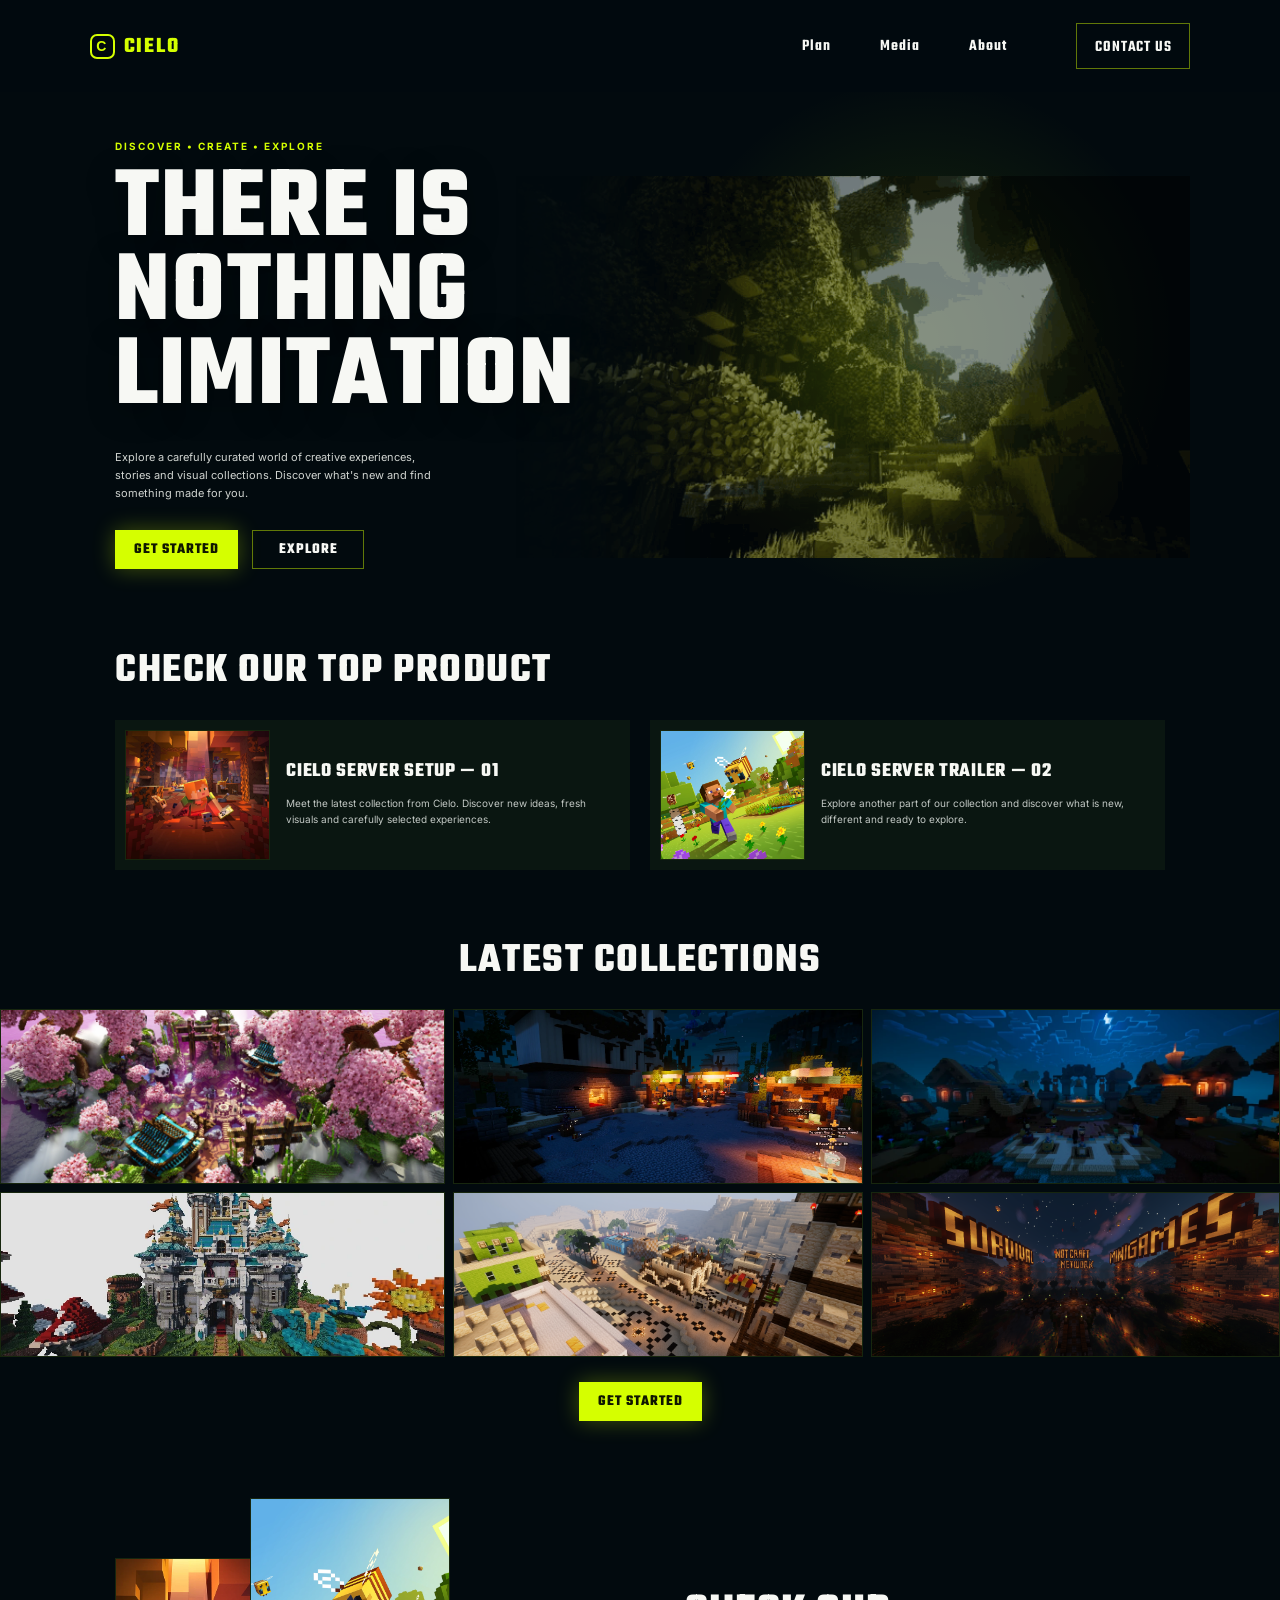
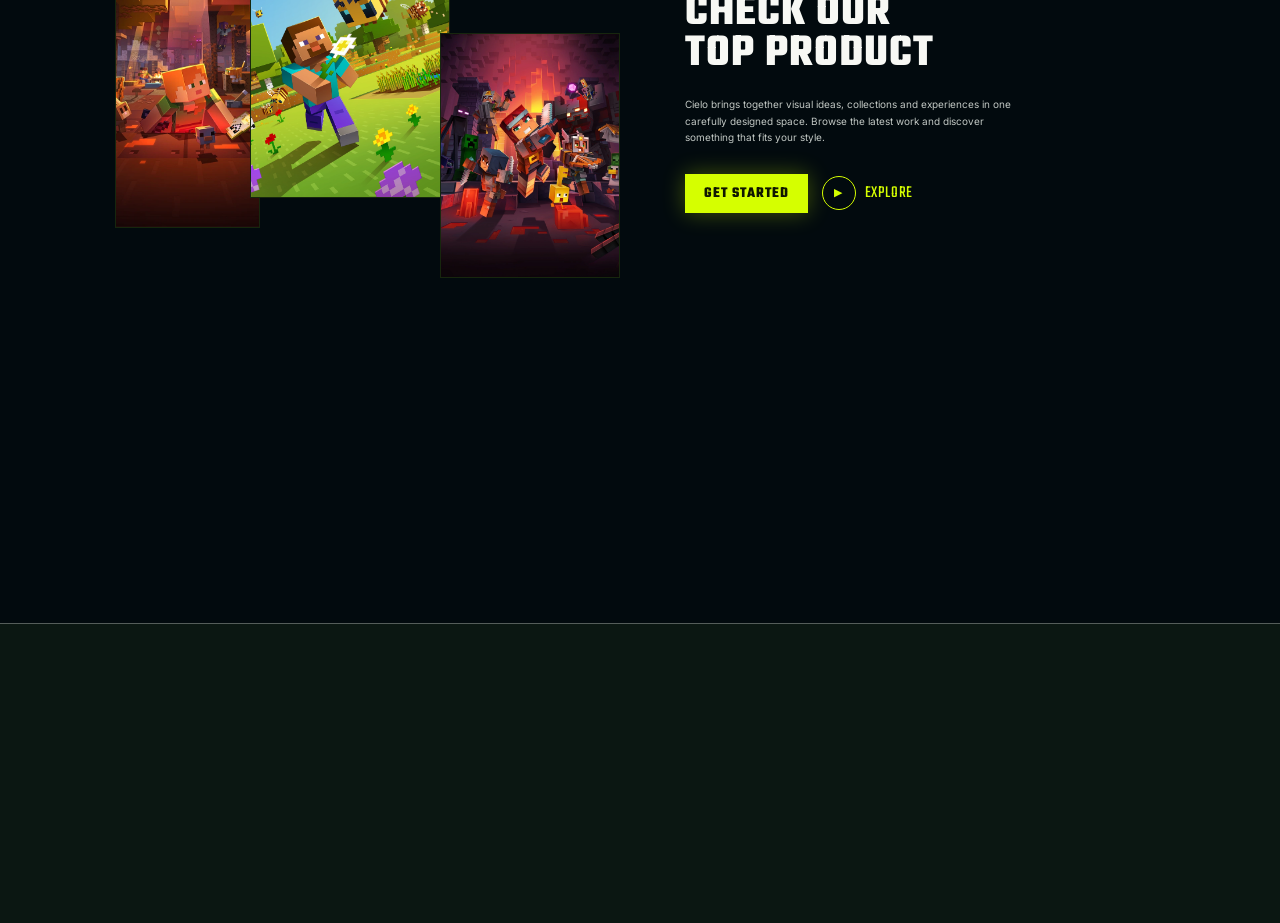
<file: index.html>
<!DOCTYPE html>
<html lang="en">
<head>
  <meta charset="UTF-8">
  <meta name="viewport" content="width=device-width, initial-scale=1.0">
  <title>Cielo — Home</title>
  <meta name="description" content="Cielo — discover, collect and explore.">
  <link rel="preconnect" href="https://fonts.googleapis.com">
  <link rel="preconnect" href="https://fonts.gstatic.com" crossorigin>
  <link href="https://fonts.googleapis.com/css2?family=Inter:wght@400;500;600;700&family=Teko:wght@500;600;700&display=swap" rel="stylesheet">
  <link rel="stylesheet" href="style.css">
</head>
<body>
  <div class="site-shell">

    <header class="header">
      <a class="brand" href="#home" aria-label="Cielo home">
        <span class="brand-mark">C</span>
        <span>CIELO</span>
      </a>

      <nav class="nav" aria-label="Main navigation">
        <a href="plan.html">Plan</a>
        <a href="media.html">Media</a>
        <a href="about.html">About</a>
      </nav>

      <a class="contact-btn" href="contact.html">CONTACT US</a>
    </header>

    <main id="home">

      <!--
        HERO GIF:
        Put your GIF at: assets/images/hero.gif
        Then change the src below if your filename is different.
        The GIF sits BEHIND the hero heading.
      -->
      <section class="hero section-pad">
        <div class="hero-gif">
          <img src="assets/images/hero.gif" alt="" onerror="this.style.display='none'">
        </div>

        <div class="hero-copy reveal">
          <p class="eyebrow">DISCOVER • CREATE • EXPLORE</p>
          <h1>THERE IS<br>NOTHING<br>LIMITATION</h1>
          <p class="hero-text">
            Explore a carefully curated world of creative experiences,
            stories and visual collections. Discover what's new and
            find something made for you.
          </p>
          <div class="buttons">
            <a class="btn btn-primary" href="plan.html">GET STARTED</a>
            <a class="btn btn-outline" href="media.html">EXPLORE</a>
          </div>
        </div>
      </section>

      <section class="products section-pad" id="plan">
        <div class="section-heading reveal">
          <h2>CHECK OUR TOP PRODUCT</h2>
        </div>

        <div class="product-track">
          <article class="product-card reveal">
            <div class="product-image image-slot">
              <img src="assets/images/product-01.webp" alt="Cielo collection 01">
            </div>
            <div class="product-copy">
              <h3>CIELO SERVER SETUP — 01</h3>
              <p>Meet the latest collection from Cielo. Discover new ideas, fresh visuals and carefully selected experiences.</p>
            </div>
          </article>

          <article class="product-card reveal reveal-delay">
            <div class="product-image image-slot">
              <img src="assets/images/product-02.webp" alt="Cielo collection 02">
            </div>
            <div class="product-copy">
              <h3>CIELO SERVER TRAILER — 02</h3>
              <p>Explore another part of our collection and discover what is new, different and ready to explore.</p>
            </div>
          </article>
        </div>
      </section>

      <section class="latest" id="media">
        <div class="section-heading centered reveal">
          <h2>LATEST COLLECTIONS</h2>
        </div>

        <div class="mosaic">
          <div class="mosaic-item image-slot reveal"><img src="assets/images/media-01.webp" alt="Cielo media 01"></div>
          <div class="mosaic-item image-slot reveal reveal-delay"><img src="assets/images/media-02.webp" alt="Cielo media 02"></div>
          <div class="mosaic-item image-slot reveal"><img src="assets/images/media-03.webp" alt="Cielo media 03"></div>
          <div class="mosaic-item image-slot reveal reveal-delay"><img src="assets/images/media-04.webp" alt="Cielo media 04"></div>
          <div class="mosaic-item image-slot reveal"><img src="assets/images/media-05.webp" alt="Cielo media 05"></div>
          <div class="mosaic-item image-slot reveal reveal-delay"><img src="assets/images/media-06.webp" alt="Cielo media 06"></div>
        </div>

        <div class="center-cta reveal">
          <a class="btn btn-primary" href="#about">GET STARTED</a>
        </div>
      </section>

      <section class="feature section-pad" id="about">
        <div class="feature-collage">
          <div class="feature-img tall image-slot reveal"><img src="assets/images/feature-01.webp" alt="Cielo feature 01"></div>
          <div class="feature-img small image-slot reveal reveal-delay"><img src="assets/images/feature-02.webp" alt="Cielo feature 02"></div>
          <div class="feature-img large image-slot reveal"><img src="assets/images/feature-03.webp" alt="Cielo feature 03"></div>
        </div>

        <div class="feature-copy reveal">
          <h2>CHECK OUR<br>TOP PRODUCT</h2>
          <p>
            Cielo brings together visual ideas, collections and experiences
            in one carefully designed space. Browse the latest work and
            discover something that fits your style.
          </p>
          <div class="feature-actions">
            <a class="btn btn-primary" href="plan.html">GET STARTED</a>
            <a class="play-link" href="media.html"><span class="play">▶</span> EXPLORE</a>
          </div>
        </div>
      </section>

      <section class="newsletter-wrap reveal">
        <div class="newsletter">
          <h2>GET QUICK UPDATE</h2>
          <p>Stay updated with the latest collections, stories and releases from Cielo.</p>
          <a class="subscribe-form community-link"
             href="https://discord.gg/BAYgHhfkym"
             target="_blank"
             rel="noopener noreferrer"
             aria-label="Join My Community Cielo">
            JOIN MY COMMUNITY CIELO
          </a>
        </div>
      </section>

    </main>

    <footer class="footer" id="contact">
      <div class="footer-content">
        <div class="footer-brand reveal">
          <a class="brand" href="#home"><span class="brand-mark">C</span><span>CIELO</span></a>
          <p>A modern Minecraft Studio Where you can build anything.</p>
          <div class="socials">
            <a href="https://www.youtube.com/@gtcraftstudioll" aria-label="Twitter">𝕏</a>
            <a href="https://www.youtube.com/@gtcraftstudioll" aria-label="Facebook">f</a>
            <a href="https://www.youtube.com/@gtcraftstudioll" aria-label="Instagram">◎</a>
            <a href="https://www.youtube.com/@gtcraftstudioll" aria-label="YouTube">▶</a>
          </div>
        </div>

        <div class="footer-column reveal">
          <h4>Company</h4>
          <a href="plan.html">Plan</a><a href="media.html">Media</a><a href="about.html">About</a><a href="contact.html">Contact</a>
        </div>
        <div class="footer-column reveal reveal-delay">
          <h4>Help</h4>
          <a href="contact.html">Customer Support</a><a href="contact.html">Delivery Details</a><a href="about.html">Terms & Conditions</a><a href="about.html">Privacy Policy</a>
        </div>
        <div class="footer-column reveal">
          <h4>Resources</h4>
          <a href="media.html">Free eBooks</a><a href="media.html">Images</a><a href="media.html">How-to / Blog</a><a href="https://www.youtube.com/@gtcraftstudioll">YouTube Playlist</a>
        </div>
      </div>
    </footer>

  </div>
  <script src="script.js"></script>
</body>
</html>
</file>
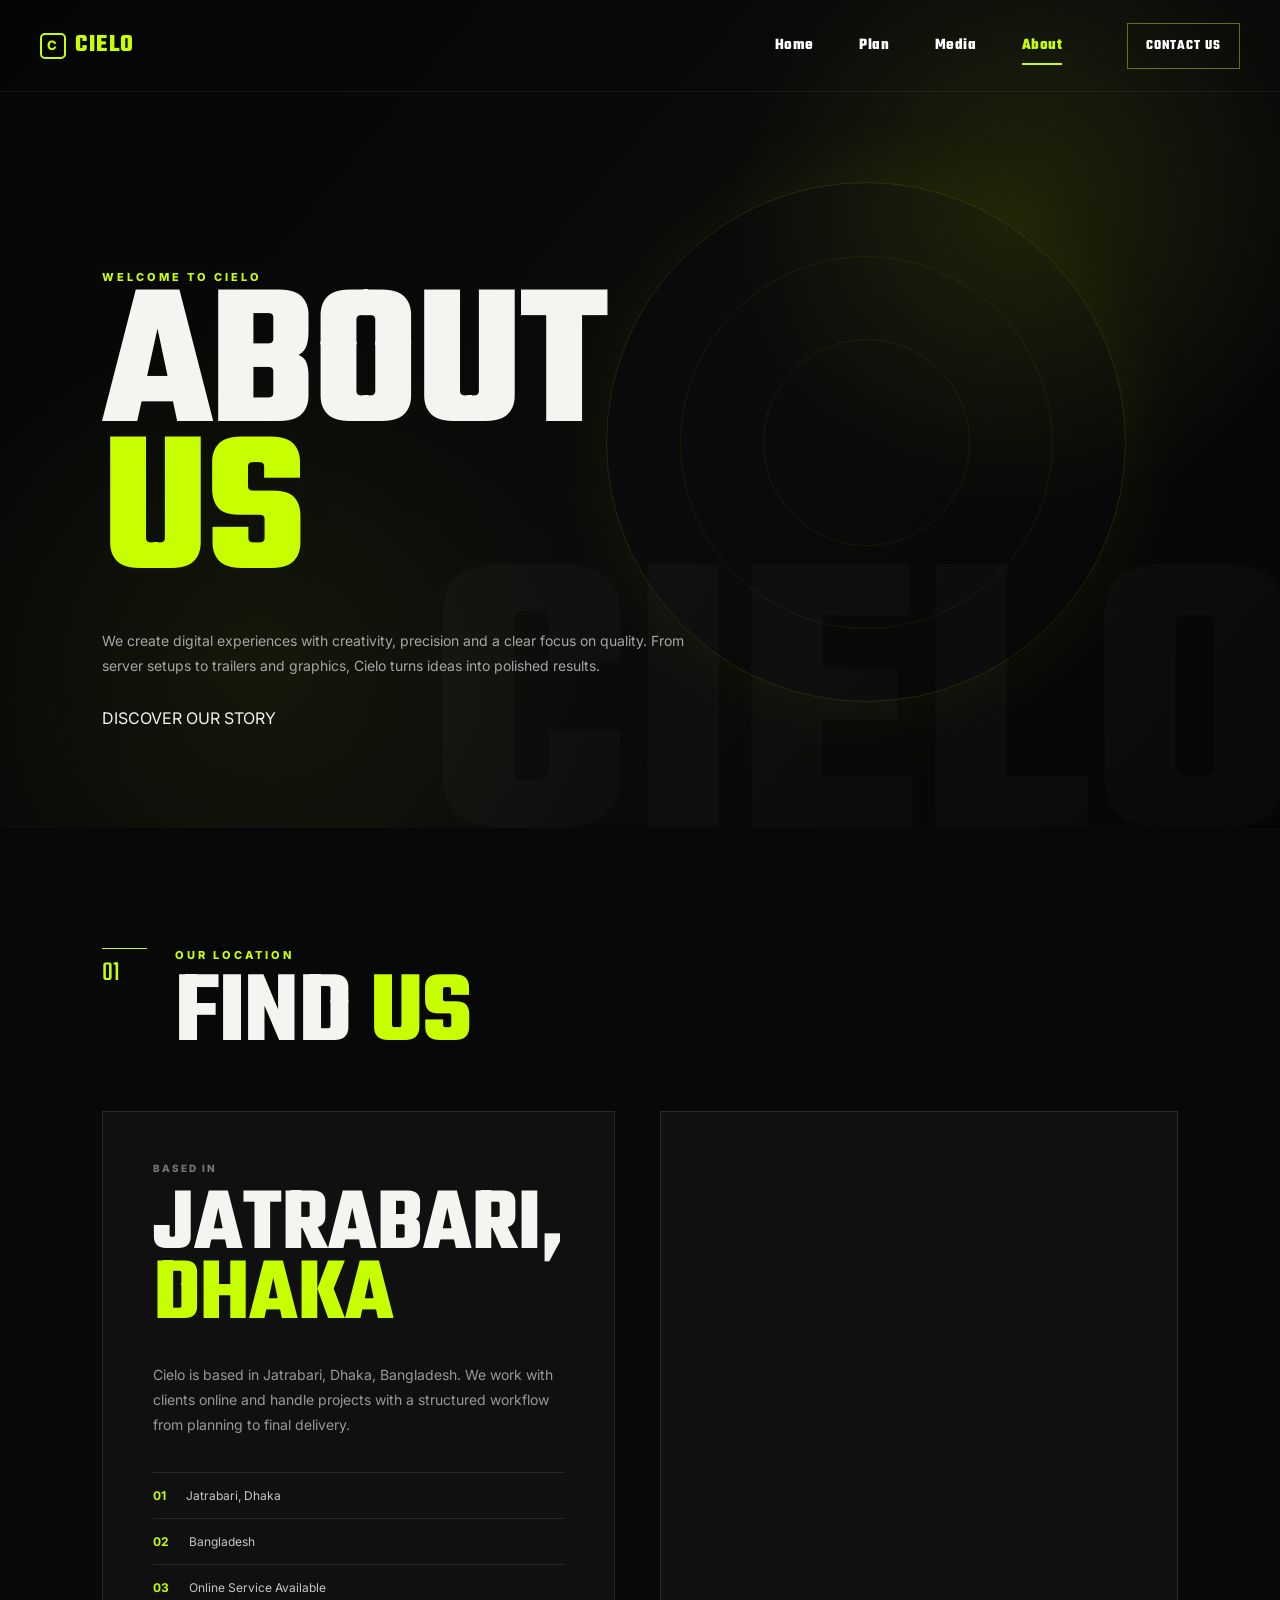
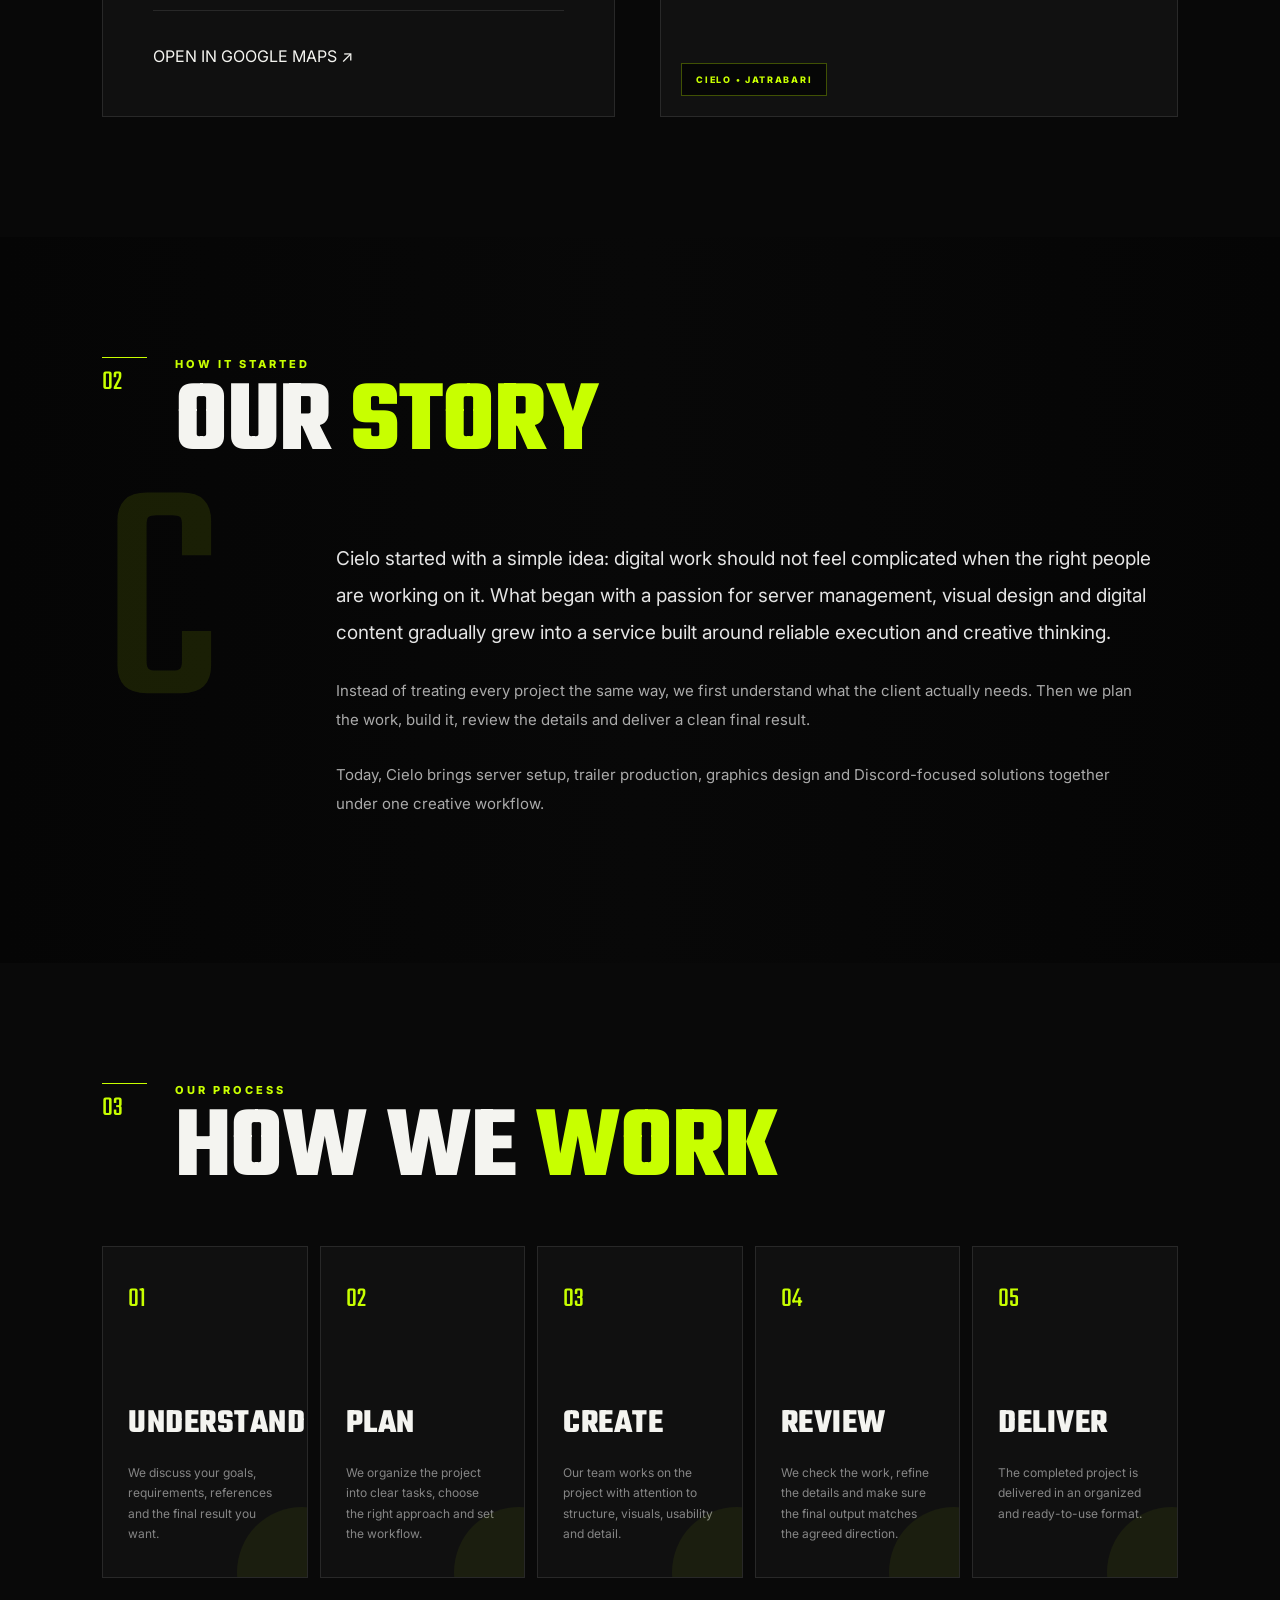
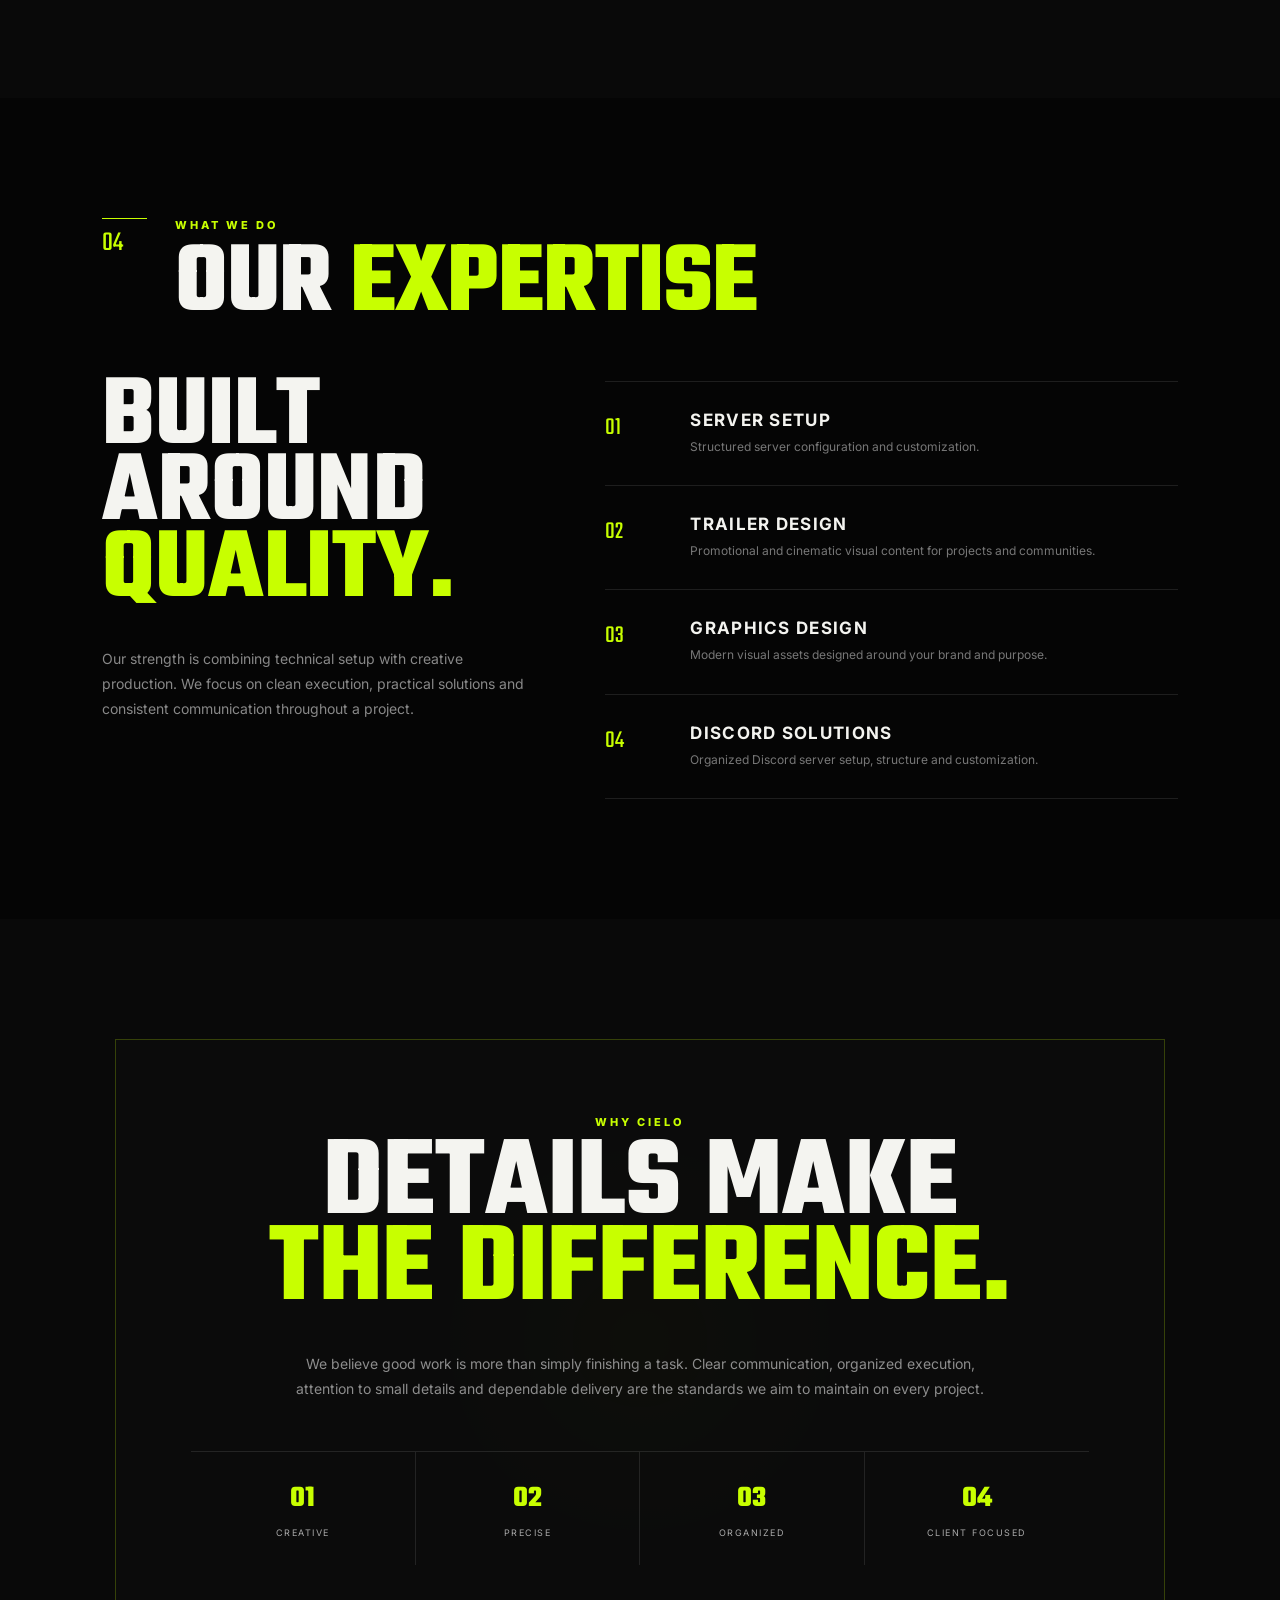
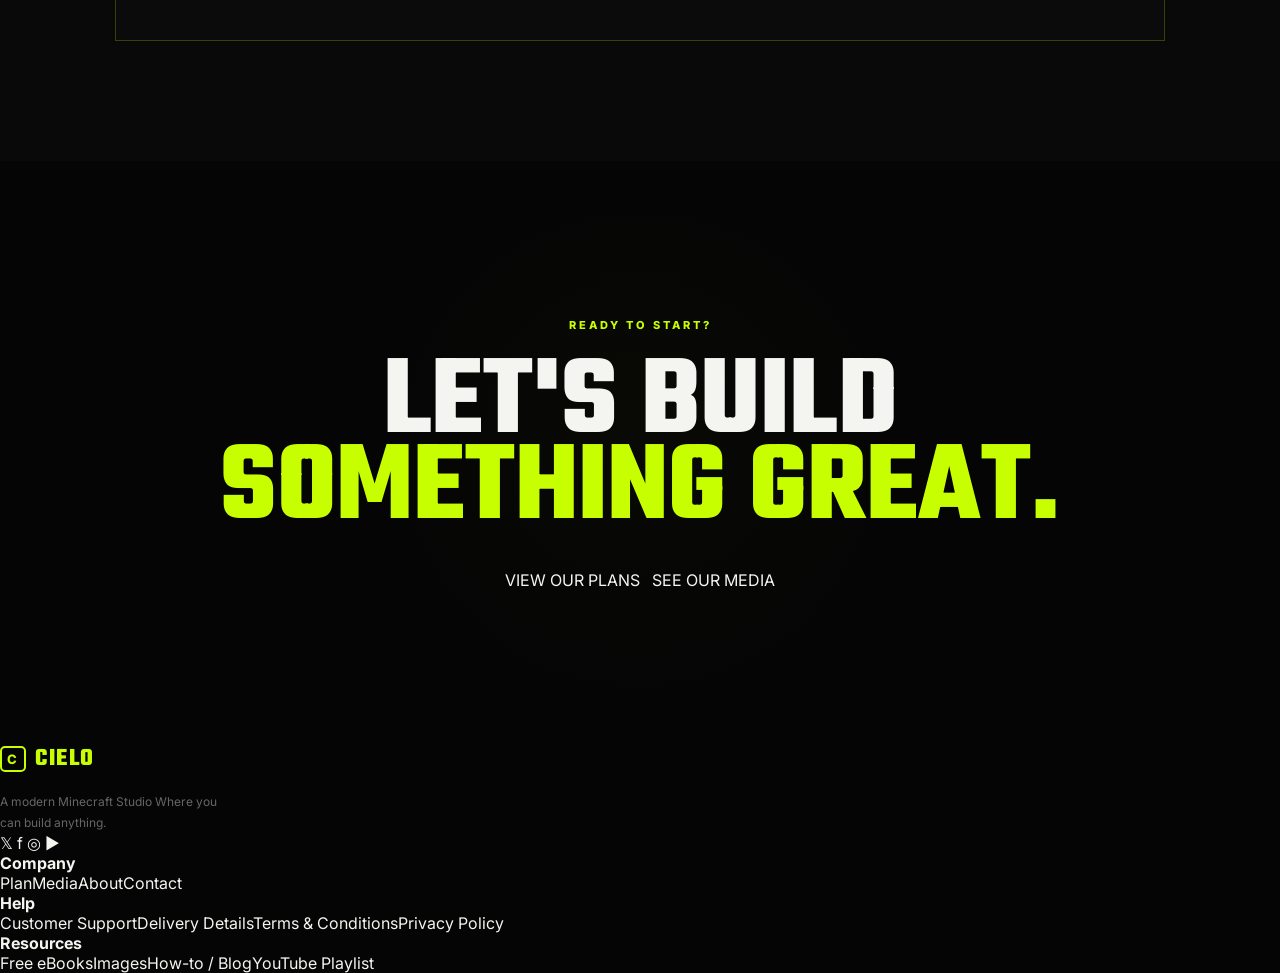
<file: about.html>
<!DOCTYPE html>
<html lang="en">
<head>
  <meta charset="UTF-8">
  <meta name="viewport" content="width=device-width, initial-scale=1.0">
  <title>Cielo — About Us</title>
  <link rel="preconnect" href="https://fonts.googleapis.com">
  <link rel="preconnect" href="https://fonts.gstatic.com" crossorigin>
  <link href="https://fonts.googleapis.com/css2?family=Inter:wght@400;500;600;700;800&family=Teko:wght@400;500;600;700&display=swap" rel="stylesheet">
  <link rel="stylesheet" href="about.css">
</head>
<body>

  <header class="site-header">
    <a href="index.html" class="brand">
      <span class="brand-mark">C</span>
      <span>CIELO</span>
    </a>

    <nav class="main-nav">
      <a href="index.html">Home</a>
      <a href="plan.html">Plan</a>
      <a href="media.html">Media</a>
      <a href="about.html" class="active">About</a>
    </nav>

    <a href="contact.html" class="contact-btn" target="_blank" rel="noopener">CONTACT US</a>
  </header>

  <main>

    <!-- HERO -->
    <section class="about-hero">
      <div class="hero-glow"></div>
      <div class="hero-content reveal">
        <p class="eyebrow">WELCOME TO CIELO</p>
        <h1>ABOUT<br><span>US</span></h1>
        <p class="hero-copy">
          We create digital experiences with creativity, precision and a clear focus
          on quality. From server setups to trailers and graphics, Cielo turns ideas
          into polished results.
        </p>
        <a href="#our-story" class="lime-btn">DISCOVER OUR STORY</a>
      </div>
    </section>

    <!-- LOCATION FIRST -->
    <section class="location-section" id="location">
      <div class="section-heading reveal">
        <span>01</span>
        <div>
          <p class="eyebrow">OUR LOCATION</p>
          <h2>FIND <em>US</em></h2>
        </div>
      </div>

      <div class="location-grid">
        <div class="location-info reveal">
          <p class="location-label">BASED IN</p>
          <h3>JATRABARI,<br><span>DHAKA</span></h3>
          <p>
            Cielo is based in Jatrabari, Dhaka, Bangladesh. We work with clients
            online and handle projects with a structured workflow from planning
            to final delivery.
          </p>

          <div class="location-points">
            <div><strong>01</strong><span>Jatrabari, Dhaka</span></div>
            <div><strong>02</strong><span>Bangladesh</span></div>
            <div><strong>03</strong><span>Online Service Available</span></div>
          </div>

          <a
            href="https://www.google.com/maps/search/?api=1&query=Jatrabari%2C%20Dhaka%2C%20Bangladesh"
            target="_blank"
            rel="noopener"
            class="outline-btn"
          >OPEN IN GOOGLE MAPS ↗</a>
        </div>

        <div class="map-wrap reveal">
          <iframe
            src="https://www.google.com/maps?q=Jatrabari%2C%20Dhaka%2C%20Bangladesh&output=embed"
            title="Cielo location — Jatrabari, Dhaka"
            loading="lazy"
            referrerpolicy="no-referrer-when-downgrade">
          </iframe>
          <div class="map-tag">CIELO • JATRABARI</div>
        </div>
      </div>
    </section>

    <!-- STORY -->
    <section class="story-section" id="our-story">
      <div class="section-heading reveal">
        <span>02</span>
        <div>
          <p class="eyebrow">HOW IT STARTED</p>
          <h2>OUR <em>STORY</em></h2>
        </div>
      </div>

      <div class="story-grid">
        <div class="story-number reveal">C</div>
        <div class="story-content reveal">
          <p>
            Cielo started with a simple idea: digital work should not feel
            complicated when the right people are working on it. What began with
            a passion for server management, visual design and digital content
            gradually grew into a service built around reliable execution and
            creative thinking.
          </p>
          <p>
            Instead of treating every project the same way, we first understand
            what the client actually needs. Then we plan the work, build it,
            review the details and deliver a clean final result.
          </p>
          <p>
            Today, Cielo brings server setup, trailer production, graphics design
            and Discord-focused solutions together under one creative workflow.
          </p>
        </div>
      </div>
    </section>

    <!-- HOW WE WORK -->
    <section class="workflow-section" id="how-we-work">
      <div class="section-heading reveal">
        <span>03</span>
        <div>
          <p class="eyebrow">OUR PROCESS</p>
          <h2>HOW WE <em>WORK</em></h2>
        </div>
      </div>

      <div class="process-grid">
        <article class="process-card reveal">
          <span>01</span>
          <h3>UNDERSTAND</h3>
          <p>We discuss your goals, requirements, references and the final result you want.</p>
        </article>
        <article class="process-card reveal">
          <span>02</span>
          <h3>PLAN</h3>
          <p>We organize the project into clear tasks, choose the right approach and set the workflow.</p>
        </article>
        <article class="process-card reveal">
          <span>03</span>
          <h3>CREATE</h3>
          <p>Our team works on the project with attention to structure, visuals, usability and detail.</p>
        </article>
        <article class="process-card reveal">
          <span>04</span>
          <h3>REVIEW</h3>
          <p>We check the work, refine the details and make sure the final output matches the agreed direction.</p>
        </article>
        <article class="process-card reveal">
          <span>05</span>
          <h3>DELIVER</h3>
          <p>The completed project is delivered in an organized and ready-to-use format.</p>
        </article>
      </div>
    </section>

    <!-- SKILLS -->
    <section class="skills-section" id="skills">
      <div class="section-heading reveal">
        <span>04</span>
        <div>
          <p class="eyebrow">WHAT WE DO</p>
          <h2>OUR <em>EXPERTISE</em></h2>
        </div>
      </div>

      <div class="skills-layout">
        <div class="skills-intro reveal">
          <h3>BUILT AROUND<br><span>QUALITY.</span></h3>
          <p>
            Our strength is combining technical setup with creative production.
            We focus on clean execution, practical solutions and consistent
            communication throughout a project.
          </p>
        </div>

        <div class="skill-list">
          <div class="skill reveal"><span>01</span><div><h4>SERVER SETUP</h4><p>Structured server configuration and customization.</p></div></div>
          <div class="skill reveal"><span>02</span><div><h4>TRAILER DESIGN</h4><p>Promotional and cinematic visual content for projects and communities.</p></div></div>
          <div class="skill reveal"><span>03</span><div><h4>GRAPHICS DESIGN</h4><p>Modern visual assets designed around your brand and purpose.</p></div></div>
          <div class="skill reveal"><span>04</span><div><h4>DISCORD SOLUTIONS</h4><p>Organized Discord server setup, structure and customization.</p></div></div>
        </div>
      </div>
    </section>

    <!-- QUALITY -->
    <section class="quality-section">
      <div class="quality-box reveal">
        <p class="eyebrow">WHY CIELO</p>
        <h2>DETAILS MAKE<br><span>THE DIFFERENCE.</span></h2>
        <p>
          We believe good work is more than simply finishing a task. Clear
          communication, organized execution, attention to small details and
          dependable delivery are the standards we aim to maintain on every project.
        </p>
        <div class="quality-stats">
          <div><strong>01</strong><span>CREATIVE</span></div>
          <div><strong>02</strong><span>PRECISE</span></div>
          <div><strong>03</strong><span>ORGANIZED</span></div>
          <div><strong>04</strong><span>CLIENT FOCUSED</span></div>
        </div>
      </div>
    </section>

    <!-- CTA -->
    <section class="cta-section" id="contact">
      <div class="reveal">
        <p class="eyebrow">READY TO START?</p>
        <h2>LET'S BUILD<br><span>SOMETHING GREAT.</span></h2>
        <div class="cta-actions">
          <a href="plan.html" class="lime-btn">VIEW OUR PLANS</a>
          <a href="media.html" class="outline-btn">SEE OUR MEDIA</a>
        </div>
      </div>
    </section>

  </main>

    <footer class="footer" id="contact">
      <div class="footer-content">
        <div class="footer-brand reveal">
          <a class="brand" href="#home"><span class="brand-mark">C</span><span>CIELO</span></a>
          <p>A modern Minecraft Studio Where you can build anything.</p>
          <div class="socials">
            <a href="https://www.youtube.com/@gtcraftstudioll" aria-label="Twitter">𝕏</a>
            <a href="https://www.youtube.com/@gtcraftstudioll" aria-label="Facebook">f</a>
            <a href="https://www.youtube.com/@gtcraftstudioll" aria-label="Instagram">◎</a>
            <a href="https://www.youtube.com/@gtcraftstudioll" aria-label="YouTube">▶</a>
          </div>
        </div>

        <div class="footer-column reveal">
          <h4>Company</h4>
          <a href="plan.html">Plan</a><a href="media.html">Media</a><a href="about.html">About</a><a href="contact.html">Contact</a>
        </div>
        <div class="footer-column reveal reveal-delay">
          <h4>Help</h4>
          <a href="contact.html">Customer Support</a><a href="contact.html">Delivery Details</a><a href="about.html">Terms & Conditions</a><a href="about.html">Privacy Policy</a>
        </div>
        <div class="footer-column reveal">
          <h4>Resources</h4>
          <a href="media.html">Free eBooks</a><a href="media.html">Images</a><a href="media.html">How-to / Blog</a><a href="https://www.youtube.com/@gtcraftstudioll">YouTube Playlist</a>
        </div>
      </div>
    </footer>

  <script>
    const revealItems = document.querySelectorAll('.reveal');

    const observer = new IntersectionObserver((entries) => {
      entries.forEach(entry => {
        if (entry.isIntersecting) {
          entry.target.classList.add('show');
          observer.unobserve(entry.target);
        }
      });
    }, { threshold: 0.12 });

    revealItems.forEach(item => observer.observe(item));
  </script>

</body>
</html>
</file>
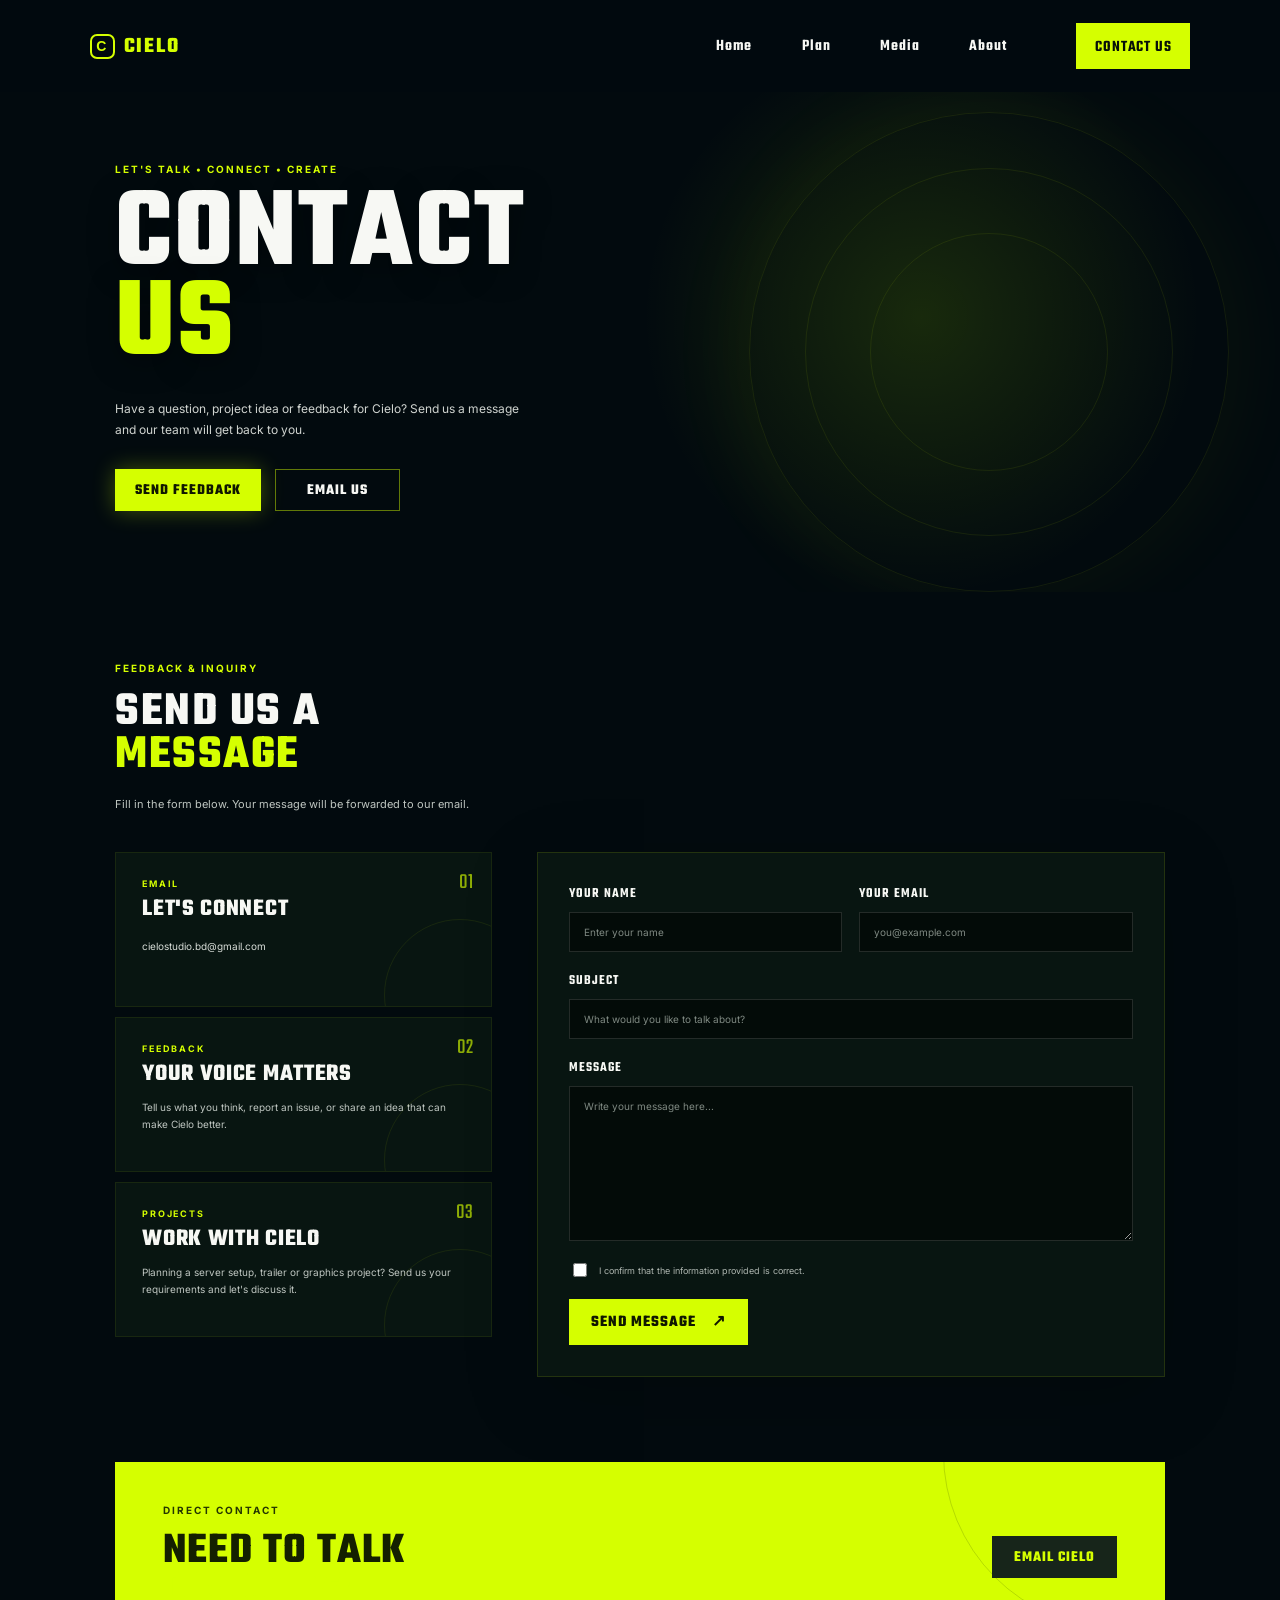
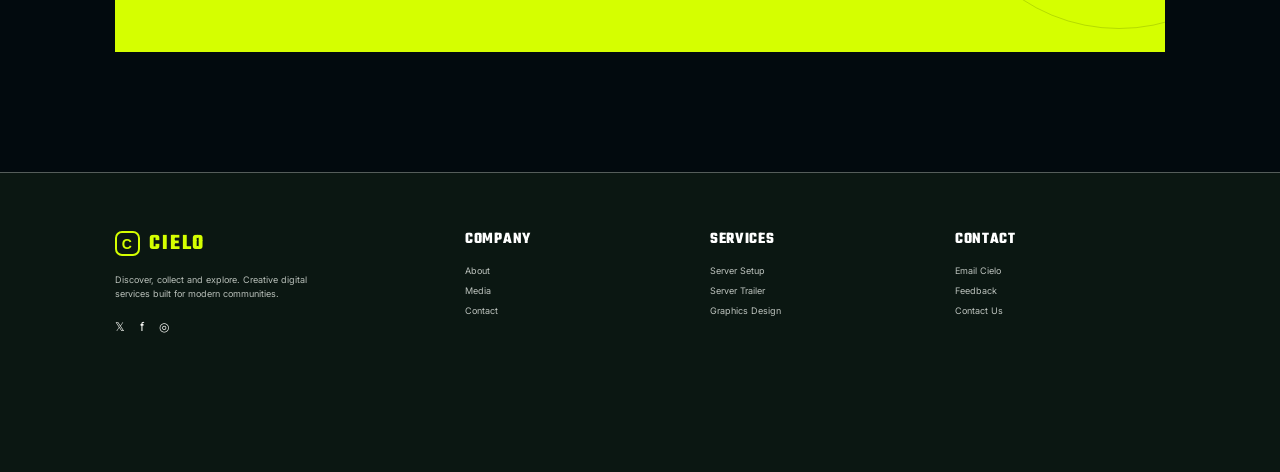
<file: contact.html>
<!DOCTYPE html>
<html lang="en">
<head>
  <meta charset="UTF-8">
  <meta name="viewport" content="width=device-width, initial-scale=1.0">
  <title>Cielo — Contact Us</title>
  <meta name="description" content="Contact Cielo Studio, send feedback, ask questions and discuss your next project.">
  <link rel="preconnect" href="https://fonts.googleapis.com">
  <link rel="preconnect" href="https://fonts.gstatic.com" crossorigin>
  <link href="https://fonts.googleapis.com/css2?family=Inter:wght@400;500;600;700&family=Teko:wght@500;600;700&display=swap" rel="stylesheet">
  <link rel="stylesheet" href="contact.css">
</head>
<body>
  <div class="site-shell">
    <header class="header">
      <a class="brand" href="index.html" aria-label="Cielo home">
        <span class="brand-mark">C</span>
        <span>CIELO</span>
      </a>

      <nav class="nav" aria-label="Main navigation">
        <a href="index.html">Home</a>
        <a href="plan.html">Plan</a>
        <a href="media.html">Media</a>
        <a href="about.html">About</a>
      </nav>

      <a class="contact-btn active" href="contact.html">CONTACT US</a>
    </header>

    <main>
      <section class="contact-hero">
        <div class="hero-glow"></div>
        <div class="contact-hero-content reveal">
          <p class="eyebrow">LET'S TALK • CONNECT • CREATE</p>
          <h1>CONTACT<br><span>US</span></h1>
          <p class="hero-description">
            Have a question, project idea or feedback for Cielo? Send us a message
            and our team will get back to you.
          </p>
          <div class="hero-actions">
            <a class="btn btn-primary" href="#feedback">SEND FEEDBACK</a>
            <a class="btn btn-outline" href="#feedback">EMAIL US</a>
          </div>
        </div>
      </section>

      <section class="contact-section section-pad" id="feedback">
        <div class="section-heading reveal">
          <p class="eyebrow">FEEDBACK &amp; INQUIRY</p>
          <h2>SEND US A<br><span>MESSAGE</span></h2>
          <p class="section-description">
            Fill in the form below. Your message will be forwarded to our email.
          </p>
        </div>

        <div class="contact-grid">
          <div class="contact-info reveal">
            <div class="info-card">
              <span class="info-number">01</span>
              <p class="info-label">EMAIL</p>
              <h3>LET'S CONNECT</h3>
              <a href="mailto:cielostudio.bd@gmail.com">cielostudio.bd@gmail.com</a>
            </div>

            <div class="info-card">
              <span class="info-number">02</span>
              <p class="info-label">FEEDBACK</p>
              <h3>YOUR VOICE MATTERS</h3>
              <p>Tell us what you think, report an issue, or share an idea that can make Cielo better.</p>
            </div>

            <div class="info-card">
              <span class="info-number">03</span>
              <p class="info-label">PROJECTS</p>
              <h3>WORK WITH CIELO</h3>
              <p>Planning a server setup, trailer or graphics project? Send us your requirements and let's discuss it.</p>
            </div>
          </div>

          <form class="feedback-form reveal" action="https://formsubmit.co/cielostudio.bd@gmail.com" method="POST">
            <input type="hidden" name="_subject" value="New Cielo Contact / Feedback Message">
            <input type="hidden" name="_template" value="table">
            <input type="hidden" name="_captcha" value="false">

            <div class="field-row">
              <label>
                <span>YOUR NAME</span>
                <input type="text" name="name" placeholder="Enter your name" required>
              </label>
              <label>
                <span>YOUR EMAIL</span>
                <input type="email" name="email" placeholder="you@example.com" required>
              </label>
            </div>

            <label>
              <span>SUBJECT</span>
              <input type="text" name="subject" placeholder="What would you like to talk about?" required>
            </label>

            <label>
              <span>MESSAGE</span>
              <textarea name="message" rows="8" placeholder="Write your message here..." required></textarea>
            </label>

            <label class="check-line">
              <input type="checkbox" required>
              <span>I confirm that the information provided is correct.</span>
            </label>

            <button class="send-btn" type="submit">SEND MESSAGE <span>↗</span></button>
          </form>
        </div>
      </section>

      <section class="quick-contact section-pad">
        <div class="quick-box reveal">
          <div>
            <p class="eyebrow">DIRECT CONTACT</p>
            <h2>NEED TO TALK<br><span>DIRECTLY?</span></h2>
          </div>
          <a class="btn btn-primary" href="mailto:cielostudio.bd@gmail.com">EMAIL CIELO</a>
        </div>
      </section>
    </main>

    <footer class="footer">
      <div class="footer-content">
        <div class="footer-brand">
          <a class="brand" href="index.html">
            <span class="brand-mark">C</span>
            <span>CIELO</span>
          </a>
          <p>Discover, collect and explore. Creative digital services built for modern communities.</p>
          <div class="socials">
            <a href="#" aria-label="Twitter">𝕏</a>
            <a href="#" aria-label="Facebook">f</a>
            <a href="#" aria-label="Instagram">◎</a>
          </div>
        </div>
        <div class="footer-column">
          <h4>COMPANY</h4>
          <a href="about.html">About</a>
          <a href="media.html">Media</a>
          <a href="contact.html">Contact</a>
        </div>
        <div class="footer-column">
          <h4>SERVICES</h4>
          <a href="plan.html#server-setup">Server Setup</a>
          <a href="plan.html#server-trailer">Server Trailer</a>
          <a href="plan.html#graphics-design">Graphics Design</a>
        </div>
        <div class="footer-column">
          <h4>CONTACT</h4>
          <a href="mailto:cielostudio.bd@gmail.com">Email Cielo</a>
          <a href="contact.html#feedback">Feedback</a>
          <a href="contact.html">Contact Us</a>
        </div>
      </div>
    </footer>
  </div>

  <script>
    const revealItems = document.querySelectorAll('.reveal');
    const revealObserver = new IntersectionObserver((entries) => {
      entries.forEach((entry) => {
        if (entry.isIntersecting) {
          entry.target.classList.add('show');
          revealObserver.unobserve(entry.target);
        }
      });
    }, { threshold: 0.12 });
    revealItems.forEach((item) => revealObserver.observe(item));
  </script>
</body>
</html>
</file>
<file: style.css>
*{box-sizing:border-box;margin:0;padding:0}
:root{--bg:#020a0e;--panel:#081511;--lime:#d5ff00;--text:#f7f8f4;--muted:#b7bdb9;--line:rgba(213,255,0,.45)}
html{scroll-behavior:smooth}
body{background:var(--bg);color:var(--text);font-family:"Inter",Arial,sans-serif;overflow-x:hidden}
a{color:inherit;text-decoration:none}
.site-shell{width:100%;min-height:100vh;background:var(--bg);overflow:hidden}
.header{height:92px;padding:0 clamp(24px,7vw,92px);display:flex;align-items:center;justify-content:space-between;position:relative;z-index:10;background:rgba(2,10,14,.88)}
.brand{display:inline-flex;align-items:center;gap:9px;color:var(--lime);font-family:"Teko",sans-serif;font-size:22px;font-weight:700;letter-spacing:1.8px}
.brand-mark{display:inline-grid;place-items:center;width:25px;height:25px;border:2px solid var(--lime);border-radius:7px;font-family:Arial,sans-serif;font-size:14px;font-weight:700;line-height:1}
.nav{display:flex;gap:50px;margin-left:auto;margin-right:70px}
.nav a,.contact-btn{font-family:"Teko",sans-serif;font-weight:600;font-size:16px;letter-spacing:.8px;transition:.25s ease}
.nav a:hover{color:var(--lime)}
.contact-btn{border:1px solid var(--line);padding:12px 18px 9px}
.contact-btn:hover{background:var(--lime);color:#071008}
.section-pad{padding-left:clamp(24px,9vw,140px);padding-right:clamp(24px,9vw,140px)}
.hero{min-height:535px;display:grid;grid-template-columns:minmax(360px,1fr) minmax(300px,1fr);gap:30px;align-items:center;padding-top:30px;padding-bottom:50px;position:relative;background:radial-gradient(circle at 72% 46%,rgba(174,255,0,.13),transparent 27%),var(--bg)}
.hero-gif{position:absolute;z-index:0;right:7%;top:80px;width:min(53vw,700px);height:390px;display:flex;align-items:center;justify-content:center;pointer-events:none;opacity:.48;filter:saturate(1.15) contrast(1.05)}
.hero-gif:before{content:"";position:absolute;inset:18%;background:radial-gradient(circle,rgba(213,255,0,.2),transparent 58%);filter:blur(25px)}
.hero-gif img{position:relative;width:100%;height:100%;object-fit:contain;mix-blend-mode:screen;mask-image:linear-gradient(to right,transparent 0%,rgba(0,0,0,.15) 10%,#000 32%,#000 100%);-webkit-mask-image:linear-gradient(to right,transparent 0%,rgba(0,0,0,.15) 10%,#000 32%,#000 100%)}
.hero-copy{position:relative;z-index:2;padding-top:10px}
.eyebrow{color:var(--lime);font-size:10px;font-weight:700;letter-spacing:2px;margin-bottom:17px}
h1,h2,h3,h4{font-family:"Teko",sans-serif;text-transform:uppercase}
h1{font-size:clamp(62px,8vw,108px);line-height:.82;letter-spacing:2px;text-shadow:0 8px 30px rgba(0,0,0,.35)}
.hero-text{color:#d0d4d0;font-size:11px;line-height:1.65;max-width:330px;margin-top:27px}
.buttons,.feature-actions{display:flex;align-items:center;gap:14px;margin-top:28px}
.btn{display:inline-flex;align-items:center;justify-content:center;min-width:112px;height:39px;padding:0 19px;font-family:"Teko",sans-serif;font-weight:700;font-size:15px;letter-spacing:1px;transition:.2s ease}
.btn-primary{background:var(--lime);color:#101700;box-shadow:0 0 22px rgba(213,255,0,.3)}
.btn-primary:hover{transform:translateY(-2px);box-shadow:0 0 30px rgba(213,255,0,.55)}
.btn-outline{border:1px solid var(--line)}
.btn-outline:hover{background:var(--lime);color:#071008}
.image-slot{position:relative;overflow:hidden;background:#07130f;border:1px solid rgba(213,255,0,.08)}
.image-slot img{display:block;width:100%;height:100%;object-fit:cover;transition:transform .5s ease,filter .5s ease}
.image-slot:hover img{transform:scale(1.035);filter:saturate(1.12)}
.products{padding-top:25px;padding-bottom:72px}
.section-heading h2{font-size:42px;line-height:.95;letter-spacing:1.5px}
.product-track{display:flex;gap:20px;margin-top:28px;overflow:hidden}
.product-card{min-width:calc(50% - 10px);height:150px;padding:10px;display:grid;grid-template-columns:145px 1fr;gap:16px;background:#0a1611}
.product-image{min-height:130px}
.product-copy{align-self:center;padding-right:8px}
.product-copy h3{font-size:20px;line-height:1;letter-spacing:.7px}
.product-copy p,.feature-copy p{color:#c1c7c3;font-size:10px;line-height:1.65;margin-top:13px}
.latest{padding-bottom:72px}
.centered{text-align:center}
.mosaic{margin-top:27px;display:grid;grid-template-columns:1.25fr 1.15fr 1.15fr;grid-template-rows:175px 165px;gap:8px}
.mosaic-item:nth-child(1){grid-column:1}.mosaic-item:nth-child(2){grid-column:2}.mosaic-item:nth-child(3){grid-column:3}.mosaic-item:nth-child(4){grid-column:1}.mosaic-item:nth-child(5){grid-column:2}.mosaic-item:nth-child(6){grid-column:3}
.center-cta{display:flex;justify-content:center;margin-top:25px}
.feature{min-height:470px;display:grid;grid-template-columns:1.05fr 1fr;gap:65px;align-items:center;padding-top:35px;padding-bottom:85px}
.feature-collage{height:350px;position:relative}
.feature-img{position:absolute}
.feature-img.tall{width:145px;height:270px;left:0;top:30px}.feature-img.small{width:200px;height:300px;left:135px;top:-30px}.feature-img.large{width:180px;height:245px;right:0;bottom:0}
.feature-copy h2{font-size:46px;line-height:.88;letter-spacing:1px}
.feature-copy p{max-width:330px;margin-top:22px}
.play-link{display:flex;align-items:center;gap:9px;color:var(--lime);font-family:"Teko",sans-serif;font-size:17px;letter-spacing:.8px}
.play{display:grid;place-items:center;width:34px;height:34px;border:1px solid var(--lime);border-radius:50%;font-size:11px}
.newsletter-wrap{padding:0 clamp(24px,11vw,170px)}
.newsletter{position:relative;min-height:225px;padding:44px 55px;text-align:center;color:#172100;background:var(--lime);overflow:hidden}
.newsletter:before,.newsletter:after{content:"";position:absolute;width:330px;height:330px;border:1px solid rgba(17,35,0,.16);border-radius:50%}.newsletter:before{left:-180px;top:-185px}.newsletter:after{right:-150px;bottom:-190px}
.newsletter h2{font-family:Georgia,serif;font-size:32px;text-transform:none;letter-spacing:0}.newsletter p{max-width:400px;margin:12px auto 18px;font-size:10px;line-height:1.55}
.subscribe-form{width:min(100%,330px);margin:auto;display:flex;height:38px;position:relative;z-index:1}.community-link{align-items:center;justify-content:center;background:#1d2c1d;color:var(--lime);font-family:"Teko",sans-serif;font-weight:700;letter-spacing:.7px;text-decoration:none;transition:background .2s ease,color .2s ease,transform .2s ease}.community-link:hover{background:#132018;color:#fff;transform:translateY(-1px)}
.footer{min-height:300px;background:#0b1712;margin-top:0}
.footer-content{padding:55px clamp(24px,9vw,140px) 40px;border-top:1px solid rgba(255,255,255,.3);margin-top:35px;display:grid;grid-template-columns:1.5fr 1fr 1fr 1fr;gap:35px}
.footer-brand p{max-width:225px;color:#b9c0ba;font-size:9px;line-height:1.6;margin-top:14px}.socials{display:flex;gap:15px;margin-top:17px}.socials a{font-size:12px}.footer-column{display:flex;flex-direction:column;gap:9px}.footer-column h4{color:#fff;font-size:16px;letter-spacing:.7px;margin-bottom:5px}.footer-column a{color:#bec4bf;font-size:9px;transition:.2s}.footer-column a:hover{color:var(--lime)}
/* Scroll reveal animation */
.reveal{opacity:0;transform:translateY(42px) scale(.985);transition:opacity .75s cubic-bezier(.2,.7,.2,1),transform .75s cubic-bezier(.2,.7,.2,1)}
.reveal-delay{transition-delay:.13s}
.reveal.show{opacity:1;transform:translateY(0) scale(1)}
@media (max-width:900px){.hero{grid-template-columns:1fr}.hero-gif{right:0;left:25%;width:75%;top:95px;opacity:.34}.hero-copy{max-width:560px}.product-track{overflow-x:auto}.product-card{min-width:520px}}
@media (max-width:650px){.header{height:80px;padding:0 20px}.nav{gap:18px;margin:0 15px}.nav a{font-size:14px}.contact-btn{padding:9px 11px 7px;font-size:13px}.section-pad{padding-left:24px;padding-right:24px}.hero{min-height:600px}.hero-gif{left:5%;top:115px;width:90%;height:320px;opacity:.27}.hero-copy{padding-top:80px}.product-card{min-width:88%}.mosaic{grid-template-columns:1fr 1fr;grid-template-rows:145px 145px 145px}.mosaic-item:nth-child(n){grid-column:auto}.feature{grid-template-columns:1fr;gap:30px}.feature-collage{height:330px}.newsletter-wrap{padding:0 24px}.newsletter{padding:38px 22px}.footer-content{margin-top:25px;padding:45px 24px 35px;grid-template-columns:1fr 1fr}}
@media (max-width:470px){.nav{display:none}.header{justify-content:space-between}h1{font-size:55px}.section-heading h2{font-size:34px}.feature-copy h2{font-size:40px}.footer-content{grid-template-columns:1fr}}
</file>
<file: about.css>
* {
  margin: 0;
  padding: 0;
  box-sizing: border-box;
}

:root {
  --bg: #050505;
  --bg-soft: #0b0b0b;
  --panel: #101010;
  --panel-2: #151515;
  --text: #f4f4f0;
  --muted: #989898;
  --line: rgba(255,255,255,.10);
  --lime: #c8ff00;
  --lime-soft: rgba(200,255,0,.13);
}

html {
  scroll-behavior: smooth;
}

body {
  background: var(--bg);
  color: var(--text);
  font-family: "Inter", sans-serif;
  overflow-x: hidden;
}

a {
  color: inherit;
  text-decoration: none;
}

.site-header {
  position: absolute;
  top: 0;
  left: 0;
  width: 100%;
  min-height: 92px;
  z-index: 20;
  display: flex;
  align-items: center;
  padding: 0 40px;
  border-bottom: 1px solid rgba(255,255,255,.06);
}

.brand {
  display: inline-flex;
  align-items: center;
  gap: 9px;
  color: var(--lime);
  font-family: "Teko", sans-serif;
  font-size: 25px;
  line-height: 1;
  letter-spacing: 1.5px;
  font-weight: 700;
}

.brand-mark {
  width: 26px;
  height: 26px;
  display: inline-flex;
  align-items: center;
  justify-content: center;
  border: 2px solid var(--lime);
  border-radius: 5px;
  color: var(--lime);
  font-family: "Inter", sans-serif;
  font-size: 13px;
  font-weight: 800;
  line-height: 1;
}

.main-nav {
  display: flex;
  align-items: center;
  gap: 46px;
  margin-left: auto;
  margin-right: 65px;
}

.main-nav a {
  position: relative;
  color: #fff;
  font-family: "Teko", sans-serif;
  font-size: 16px;
  font-weight: 700;
  letter-spacing: .4px;
  transition: color .25s ease;
}

.main-nav a::after {
  content: "";
  position: absolute;
  left: 0;
  right: 0;
  bottom: -8px;
  height: 2px;
  background: var(--lime);
  transform: scaleX(0);
  transform-origin: center;
  transition: transform .25s ease;
}

.main-nav a:hover,
.main-nav a.active {
  color: var(--lime);
}

.main-nav a:hover::after,
.main-nav a.active::after {
  transform: scaleX(1);
}

.contact-btn {
  min-width: 113px;
  height: 46px;
  display: inline-flex;
  align-items: center;
  justify-content: center;
  border: 1px solid rgba(200,255,0,.42);
  color: #fff;
  font-family: "Teko", sans-serif;
  font-size: 14px;
  font-weight: 700;
  letter-spacing: 1px;
  transition: background .25s ease, color .25s ease, box-shadow .25s ease, border-color .25s ease;
}

.contact-btn:hover {
  background: var(--lime);
  color: #000;
  border-color: var(--lime);
  box-shadow: 0 0 30px rgba(200,255,0,.20);
}

.about-hero {
  min-height: 92vh;
  position: relative;
  display: flex;
  align-items: flex-end;
  padding: 160px 8vw 100px;
  overflow: hidden;
  background:
    radial-gradient(circle at 80% 25%, rgba(200,255,0,.10), transparent 25%),
    radial-gradient(circle at 20% 80%, rgba(200,255,0,.06), transparent 28%),
    linear-gradient(130deg, #050505, #0b0b0b 55%, #050505);
}

.about-hero::after {
  content: "CIELO";
  position: absolute;
  right: -20px;
  bottom: -45px;
  font-family: "Teko", sans-serif;
  font-size: clamp(180px, 32vw, 500px);
  font-weight: 700;
  line-height: .7;
  color: rgba(255,255,255,.018);
  pointer-events: none;
}

.hero-glow {
  position: absolute;
  width: 520px;
  height: 520px;
  right: 12%;
  top: 22%;
  border: 1px solid rgba(200,255,0,.12);
  border-radius: 50%;
  box-shadow: 0 0 100px rgba(200,255,0,.06);
}

.hero-glow::before,
.hero-glow::after {
  content: "";
  position: absolute;
  inset: 14%;
  border: 1px solid rgba(200,255,0,.07);
  border-radius: 50%;
}

.hero-glow::after {
  inset: 30%;
}

.hero-content {
  position: relative;
  z-index: 3;
  max-width: 800px;
}

.eyebrow {
  color: var(--lime);
  font-size: 11px;
  font-weight: 800;
  letter-spacing: 3px;
  margin-bottom: 14px;
}

.about-hero h1 {
  font-family: "Teko", sans-serif;
  font-size: clamp(100px, 16vw, 230px);
  line-height: .72;
  letter-spacing: -3px;
  margin-bottom: 35px;
}

.about-hero h1 span,
.section-heading em,
.skills-intro span,
.quality-box span,
.cta-section span {
  color: var(--lime);
  font-style: normal;
}

.hero-copy {
  max-width: 600px;
  color: #a6a6a6;
  line-height: 1.8;
  font-size: 14px;
  margin-bottom: 30px;
}

section {
  padding: 120px 8vw;
  position: relative;
}

.location-section {
  background: #080808;
}

.section-heading {
  display: flex;
  gap: 28px;
  align-items: flex-start;
  margin-bottom: 55px;
}

.section-heading > span {
  color: var(--lime);
  font-family: "Teko", sans-serif;
  font-size: 28px;
  line-height: 1;
  border-top: 1px solid var(--lime);
  padding-top: 10px;
  min-width: 45px;
}

.section-heading h2 {
  font-family: "Teko", sans-serif;
  font-size: clamp(64px, 8vw, 115px);
  line-height: .78;
  letter-spacing: -1px;
}

.location-grid {
  display: grid;
  grid-template-columns: .8fr 1.2fr;
  gap: 45px;
  align-items: stretch;
}

.location-info {
  padding: 50px;
  background: var(--panel);
  border: 1px solid var(--line);
}

.location-label {
  color: #777;
  font-size: 10px;
  letter-spacing: 2px;
  font-weight: 800;
  margin-bottom: 18px;
}

.location-info h3 {
  font-family: "Teko", sans-serif;
  font-size: clamp(62px, 7vw, 100px);
  line-height: .78;
  margin-bottom: 30px;
}

.location-info h3 span {
  color: var(--lime);
}

.location-info > p:not(.location-label) {
  color: var(--muted);
  font-size: 14px;
  line-height: 1.8;
  max-width: 500px;
}

.location-points {
  border-top: 1px solid var(--line);
  margin: 35px 0;
}

.location-points div {
  display: flex;
  gap: 20px;
  padding: 15px 0;
  border-bottom: 1px solid var(--line);
  font-size: 12px;
}

.location-points strong {
  color: var(--lime);
}

.location-points span {
  color: #c6c6c6;
}

.map-wrap {
  min-height: 560px;
  position: relative;
  overflow: hidden;
  border: 1px solid var(--line);
  background: #111;
}

.map-wrap iframe {
  width: 100%;
  height: 100%;
  min-height: 560px;
  border: 0;
  filter: grayscale(1) contrast(1.15);
  opacity: .78;
}

.map-tag {
  position: absolute;
  left: 20px;
  bottom: 20px;
  padding: 10px 14px;
  background: rgba(5,5,5,.9);
  color: var(--lime);
  font-size: 9px;
  letter-spacing: 1.7px;
  font-weight: 800;
  border: 1px solid rgba(200,255,0,.3);
}

.story-section {
  background:
    linear-gradient(90deg, #050505 0%, #080808 50%, #050505 100%);
}

.story-grid {
  display: grid;
  grid-template-columns: .35fr 1.65fr;
  gap: 60px;
  max-width: 1050px;
}

.story-number {
  font-family: "Teko", sans-serif;
  font-size: clamp(180px, 25vw, 330px);
  line-height: .6;
  color: rgba(200,255,0,.10);
}

.story-content {
  padding-top: 20px;
}

.story-content p {
  color: #aaa;
  line-height: 1.95;
  font-size: 15px;
  margin-bottom: 25px;
  max-width: 820px;
}

.story-content p:first-child {
  color: #e4e4e4;
  font-size: 19px;
}

.workflow-section {
  background: #090909;
}

.process-grid {
  display: grid;
  grid-template-columns: repeat(5, 1fr);
  gap: 12px;
}

.process-card {
  min-height: 300px;
  padding: 32px 25px;
  background: var(--panel);
  border: 1px solid var(--line);
  transition: .35s ease;
  position: relative;
  overflow: hidden;
}

.process-card::after {
  content: "";
  position: absolute;
  width: 130px;
  height: 130px;
  right: -60px;
  bottom: -60px;
  border-radius: 50%;
  background: rgba(200,255,0,.06);
}

.process-card:hover {
  border-color: rgba(200,255,0,.5);
  transform: translateY(-8px);
}

.process-card > span {
  color: var(--lime);
  font-family: "Teko", sans-serif;
  font-size: 28px;
}

.process-card h3 {
  font-family: "Teko", sans-serif;
  font-size: 34px;
  letter-spacing: .5px;
  margin: 80px 0 15px;
}

.process-card p {
  color: #858585;
  font-size: 12px;
  line-height: 1.7;
}

.skills-section {
  background: #050505;
}

.skills-layout {
  display: grid;
  grid-template-columns: .85fr 1.15fr;
  gap: 80px;
}

.skills-intro h3 {
  font-family: "Teko", sans-serif;
  font-size: clamp(65px, 8vw, 110px);
  line-height: .75;
  margin-bottom: 35px;
}

.skills-intro p {
  color: #888;
  line-height: 1.8;
  font-size: 14px;
  max-width: 450px;
}

.skill-list {
  border-top: 1px solid var(--line);
}

.skill {
  display: grid;
  grid-template-columns: 60px 1fr;
  gap: 25px;
  padding: 28px 0;
  border-bottom: 1px solid var(--line);
  transition: .25s ease;
}

.skill:hover {
  padding-left: 10px;
}

.skill > span {
  color: var(--lime);
  font-family: "Teko", sans-serif;
  font-size: 25px;
}

.skill h4 {
  font-size: 17px;
  letter-spacing: 1.3px;
  margin-bottom: 7px;
}

.skill p {
  color: #777;
  font-size: 12px;
  line-height: 1.7;
}

.quality-section {
  background:
    radial-gradient(circle at center, rgba(200,255,0,.08), transparent 32%),
    #090909;
}

.quality-box {
  max-width: 1050px;
  margin: auto;
  padding: 75px;
  border: 1px solid rgba(200,255,0,.22);
  background: rgba(12,12,12,.82);
  text-align: center;
}

.quality-box h2,
.cta-section h2 {
  font-family: "Teko", sans-serif;
  font-size: clamp(70px, 9vw, 125px);
  line-height: .75;
  margin-bottom: 35px;
}

.quality-box > p:not(.eyebrow) {
  max-width: 720px;
  margin: auto;
  color: #8d8d8d;
  line-height: 1.8;
  font-size: 14px;
}

.quality-stats {
  display: grid;
  grid-template-columns: repeat(4, 1fr);
  margin-top: 50px;
  border-top: 1px solid var(--line);
}

.quality-stats div {
  padding: 25px 10px;
  border-right: 1px solid var(--line);
}

.quality-stats div:last-child {
  border-right: 0;
}

.quality-stats strong {
  display: block;
  color: var(--lime);
  font-family: "Teko", sans-serif;
  font-size: 30px;
}

.quality-stats span {
  color: #aaa;
  font-size: 9px;
  letter-spacing: 1.5px;
}

.cta-section {
  min-height: 65vh;
  display: flex;
  align-items: center;
  justify-content: center;
  text-align: center;
  background:
    linear-gradient(rgba(5,5,5,.72), rgba(5,5,5,.92)),
    radial-gradient(circle at center, rgba(200,255,0,.11), transparent 35%);
}

.cta-section .eyebrow {
  margin-bottom: 30px;
}

.cta-actions {
  display: flex;
  justify-content: center;
  gap: 12px;
}

.site-footer {
  padding: 70px 8vw 25px;
  display: grid;
  grid-template-columns: 2fr 1fr 1fr 1fr;
  gap: 40px;
  background: #030303;
  border-top: 1px solid var(--line);
}

.footer-brand p {
  color: #666;
  font-size: 12px;
  margin-top: 20px;
  max-width: 230px;
  line-height: 1.7;
}

.footer-col {
  display: flex;
  flex-direction: column;
  gap: 12px;
}

.footer-col h4 {
  color: var(--lime);
  font-size: 10px;
  letter-spacing: 2px;
  margin-bottom: 8px;
}

.footer-col a {
  color: #777;
  font-size: 12px;
  transition: .2s ease;
}

.footer-col a:hover {
  color: #fff;
}

.footer-bottom {
  grid-column: 1 / -1;
  display: flex;
  justify-content: space-between;
  gap: 20px;
  padding-top: 25px;
  margin-top: 25px;
  border-top: 1px solid var(--line);
  color: #555;
  font-size: 9px;
  letter-spacing: 1.2px;
}

.reveal {
  opacity: 0;
  transform: translateY(30px);
  transition: opacity .75s ease, transform .75s ease;
}

.reveal.show {
  opacity: 1;
  transform: translateY(0);
}

@media (max-width: 1000px) {
  .process-grid {
    grid-template-columns: repeat(2, 1fr);
  }

  .location-grid,
  .skills-layout {
    grid-template-columns: 1fr;
  }

  .map-wrap,
  .map-wrap iframe {
    min-height: 480px;
  }
}

@media (max-width: 720px) {
  .site-header {
    min-height: 72px;
    padding: 0 20px;
  }

  .main-nav {
    gap: 14px;
  }

  .main-nav a {
    font-size: 9px;
    letter-spacing: 1px;
  }

  .contact-btn {
    display: none;
  }

  .brand {
    font-size: 31px;
  }

  section {
    padding: 85px 6vw;
  }

  .about-hero {
    min-height: 85vh;
    padding: 145px 6vw 75px;
  }

  .about-hero h1 {
    font-size: clamp(90px, 24vw, 150px);
  }

  .hero-glow {
    width: 320px;
    height: 320px;
    right: -90px;
    top: 32%;
  }

  .section-heading {
    gap: 15px;
    margin-bottom: 35px;
  }

  .section-heading h2 {
    font-size: 68px;
  }

  .location-info {
    padding: 30px;
  }

  .location-info h3 {
    font-size: 68px;
  }

  .map-wrap,
  .map-wrap iframe {
    min-height: 370px;
  }

  .story-grid {
    grid-template-columns: 1fr;
    gap: 10px;
  }

  .story-number {
    font-size: 120px;
  }

  .process-grid {
    grid-template-columns: 1fr;
  }

  .process-card {
    min-height: 230px;
  }

  .process-card h3 {
    margin-top: 45px;
  }

  .quality-box {
    padding: 45px 25px;
  }

  .quality-stats {
    grid-template-columns: repeat(2, 1fr);
  }

  .quality-stats div:nth-child(2) {
    border-right: 0;
  }

  .quality-stats div:nth-child(-n+2) {
    border-bottom: 1px solid var(--line);
  }

  .cta-actions {
    flex-direction: column;
  }

  .site-footer {
    grid-template-columns: 1fr 1fr;
    padding: 55px 6vw 25px;
  }

  .footer-brand {
    grid-column: 1 / -1;
  }

  .footer-bottom {
    flex-direction: column;
  }
}
</file>
<file: contact.css>
:root{--bg:#020a0e;--panel:#081511;--lime:#d5ff00;--text:#f7f8f4;--muted:#b7bdb9;--line:rgba(213,255,0,.45)}
*{box-sizing:border-box}html{scroll-behavior:smooth}body{margin:0;background:var(--bg);color:var(--text);font-family:"Inter",Arial,sans-serif;overflow-x:hidden}a{color:inherit;text-decoration:none}.site-shell{width:100%;min-height:100vh;background:var(--bg);overflow:hidden}
.header{height:92px;padding:0 clamp(24px,7vw,92px);display:flex;align-items:center;justify-content:space-between;position:relative;z-index:10;background:rgba(2,10,14,.88)}
.brand{display:inline-flex;align-items:center;gap:9px;color:var(--lime);font-family:"Teko",sans-serif;font-size:22px;font-weight:700;letter-spacing:1.8px}.brand-mark{display:inline-grid;place-items:center;width:25px;height:25px;border:2px solid var(--lime);border-radius:7px;font-family:Arial,sans-serif;font-size:14px;font-weight:700;line-height:1}.nav{display:flex;gap:50px;margin-left:auto;margin-right:70px}.nav a,.contact-btn{font-family:"Teko",sans-serif;font-weight:600;font-size:16px;letter-spacing:.8px;transition:.25s ease}.nav a:hover,.nav a.active{color:var(--lime)}.contact-btn{border:1px solid var(--line);padding:12px 18px 9px}.contact-btn:hover,.contact-btn.active{background:var(--lime);color:#071008}
.contact-hero{min-height:500px;display:flex;align-items:center;position:relative;padding:65px clamp(24px,9vw,140px) 75px;background:radial-gradient(circle at 72% 45%,rgba(174,255,0,.13),transparent 29%),var(--bg);overflow:hidden}.hero-glow{position:absolute;width:480px;height:480px;right:4%;top:20px;border:1px solid rgba(213,255,0,.08);border-radius:50%;box-shadow:0 0 100px rgba(213,255,0,.05)}.hero-glow:before,.hero-glow:after{content:"";position:absolute;border:1px solid rgba(213,255,0,.08);border-radius:50%}.hero-glow:before{inset:55px}.hero-glow:after{inset:120px}.contact-hero-content{position:relative;z-index:2;max-width:690px}.eyebrow{color:var(--lime);font-size:10px;font-weight:700;letter-spacing:2px;margin:0 0 17px}.contact-hero h1{font-family:"Teko",sans-serif;text-transform:uppercase;font-size:clamp(70px,9vw,120px);line-height:.78;letter-spacing:2px;margin:0;text-shadow:0 8px 30px rgba(0,0,0,.35)}.contact-hero h1 span,.section-heading h2 span,.quick-box h2 span{color:var(--lime)}.hero-description{color:#d0d4d0;font-size:12px;line-height:1.7;max-width:410px;margin:28px 0 0}.hero-actions{display:flex;gap:14px;margin-top:29px}.btn{display:inline-flex;align-items:center;justify-content:center;min-width:125px;height:42px;padding:0 20px;font-family:"Teko",sans-serif;font-weight:700;font-size:15px;letter-spacing:1px;transition:.2s ease}.btn-primary{background:var(--lime);color:#101700;box-shadow:0 0 22px rgba(213,255,0,.3)}.btn-primary:hover{transform:translateY(-2px);box-shadow:0 0 30px rgba(213,255,0,.55)}.btn-outline{border:1px solid var(--line)}.btn-outline:hover{background:var(--lime);color:#071008}
.section-pad{padding-left:clamp(24px,9vw,140px);padding-right:clamp(24px,9vw,140px)}.contact-section{padding-top:70px;padding-bottom:85px}.section-heading{max-width:600px}.section-heading h2{font-family:"Teko",sans-serif;text-transform:uppercase;font-size:48px;line-height:.9;letter-spacing:1.5px;margin:0}.section-description{color:#bfc6c1;font-size:11px;line-height:1.7;max-width:440px;margin-top:18px}.contact-grid{display:grid;grid-template-columns:.75fr 1.25fr;gap:45px;margin-top:38px;align-items:start}.contact-info{display:flex;flex-direction:column;gap:10px}.info-card{position:relative;padding:25px 26px;background:#081511;border:1px solid rgba(213,255,0,.08);min-height:155px;overflow:hidden}.info-card:after{content:"";position:absolute;right:-45px;bottom:-65px;width:150px;height:150px;border:1px solid rgba(213,255,0,.08);border-radius:50%}.info-number{position:absolute;right:18px;top:14px;color:rgba(213,255,0,.65);font-family:"Teko",sans-serif;font-size:22px}.info-label{color:var(--lime);font-size:9px;font-weight:700;letter-spacing:1.8px;margin:0 0 8px}.info-card h3{font-family:"Teko",sans-serif;text-transform:uppercase;font-size:24px;line-height:1;margin:0 0 13px;letter-spacing:.7px}.info-card p:not(.info-label){color:#bfc6c1;font-size:10px;line-height:1.65;max-width:370px}.info-card a{font-size:10px;color:#d8ddd8;transition:.2s}.info-card a:hover{color:var(--lime)}
.feedback-form{background:#081511;border:1px solid rgba(213,255,0,.13);padding:31px;display:flex;flex-direction:column;gap:19px;box-shadow:0 20px 70px rgba(0,0,0,.18)}.field-row{display:grid;grid-template-columns:1fr 1fr;gap:17px}.feedback-form label{display:flex;flex-direction:column;gap:8px}.feedback-form label>span:first-child{font-family:"Teko",sans-serif;font-size:14px;font-weight:600;letter-spacing:1px}.feedback-form input[type=text],.feedback-form input[type=email],.feedback-form textarea{width:100%;border:1px solid rgba(255,255,255,.13);background:#030b08;color:#fff;outline:none;padding:13px 14px;font-family:"Inter",Arial,sans-serif;font-size:10px;transition:.25s ease}.feedback-form textarea{resize:vertical;min-height:155px}.feedback-form input::placeholder,.feedback-form textarea::placeholder{color:#7f8982}.feedback-form input:focus,.feedback-form textarea:focus{border-color:var(--lime);box-shadow:0 0 0 2px rgba(213,255,0,.06)}.check-line{flex-direction:row!important;align-items:center;gap:9px!important}.check-line input{accent-color:var(--lime);width:14px;height:14px}.check-line span{font-family:"Inter",Arial,sans-serif!important;font-size:9px!important;font-weight:400!important;letter-spacing:0!important;color:#aeb6b0}.send-btn{border:0;background:var(--lime);color:#101700;height:46px;padding:0 22px;align-self:flex-start;font-family:"Teko",sans-serif;font-size:16px;font-weight:700;letter-spacing:1px;cursor:pointer;transition:.2s}.send-btn span{margin-left:12px}.send-btn:hover{transform:translateY(-2px);box-shadow:0 0 28px rgba(213,255,0,.35)}
.quick-contact{padding-bottom:85px}.quick-box{min-height:190px;padding:38px 48px;background:var(--lime);color:#142000;display:flex;align-items:center;justify-content:space-between;gap:30px;position:relative;overflow:hidden}.quick-box:before{content:"";position:absolute;width:350px;height:350px;border:1px solid rgba(17,35,0,.16);border-radius:50%;right:-130px;top:-185px}.quick-box .eyebrow{color:#253700}.quick-box h2{position:relative;margin:0;font-family:"Teko",sans-serif;text-transform:uppercase;font-size:44px;line-height:.88;letter-spacing:1px}.quick-box .btn-primary{background:#17251a;color:var(--lime);box-shadow:none;position:relative}.quick-box .btn-primary:hover{background:#0d160f}
.footer{min-height:300px;background:#0b1712}.footer-content{padding:55px clamp(24px,9vw,140px) 40px;border-top:1px solid rgba(255,255,255,.3);margin-top:35px;display:grid;grid-template-columns:1.5fr 1fr 1fr 1fr;gap:35px}.footer-brand p{max-width:225px;color:#b9c0ba;font-size:9px;line-height:1.6;margin-top:14px}.socials{display:flex;gap:15px;margin-top:17px}.socials a{font-size:12px}.footer-column{display:flex;flex-direction:column;gap:9px}.footer-column h4{font-family:"Teko",sans-serif;color:#fff;font-size:16px;letter-spacing:.7px;margin:0 0 5px}.footer-column a{color:#bec4bf;font-size:9px;transition:.2s}.footer-column a:hover{color:var(--lime)}
.reveal{opacity:0;transform:translateY(42px) scale(.985);transition:opacity .75s cubic-bezier(.2,.7,.2,1),transform .75s cubic-bezier(.2,.7,.2,1)}.reveal.show{opacity:1;transform:translateY(0) scale(1)}
@media(max-width:900px){.contact-grid{grid-template-columns:1fr}.contact-info{display:grid;grid-template-columns:1fr 1fr}.info-card:last-child{grid-column:1/-1}.quick-box{padding:35px}.header{padding-left:30px;padding-right:30px}.nav{gap:30px;margin-right:35px}}
@media(max-width:650px){.header{height:80px;padding:0 20px}.nav{gap:18px;margin:0 15px}.nav a{font-size:14px}.contact-btn{padding:9px 11px 7px;font-size:13px}.contact-hero{min-height:520px;padding-top:55px}.hero-glow{right:-250px}.contact-hero h1{font-size:70px}.hero-actions{flex-wrap:wrap}.contact-section{padding-top:55px}.field-row{grid-template-columns:1fr}.feedback-form{padding:22px}.contact-info{display:flex}.quick-box{align-items:flex-start;flex-direction:column;padding:32px 25px}.quick-box h2{font-size:38px}.footer-content{margin-top:25px;padding:45px 24px 35px;grid-template-columns:1fr 1fr}}
@media(max-width:470px){.nav{display:none}.header{justify-content:space-between}.contact-hero h1{font-size:60px}.section-heading h2{font-size:40px}.footer-content{grid-template-columns:1fr}}
</file>
